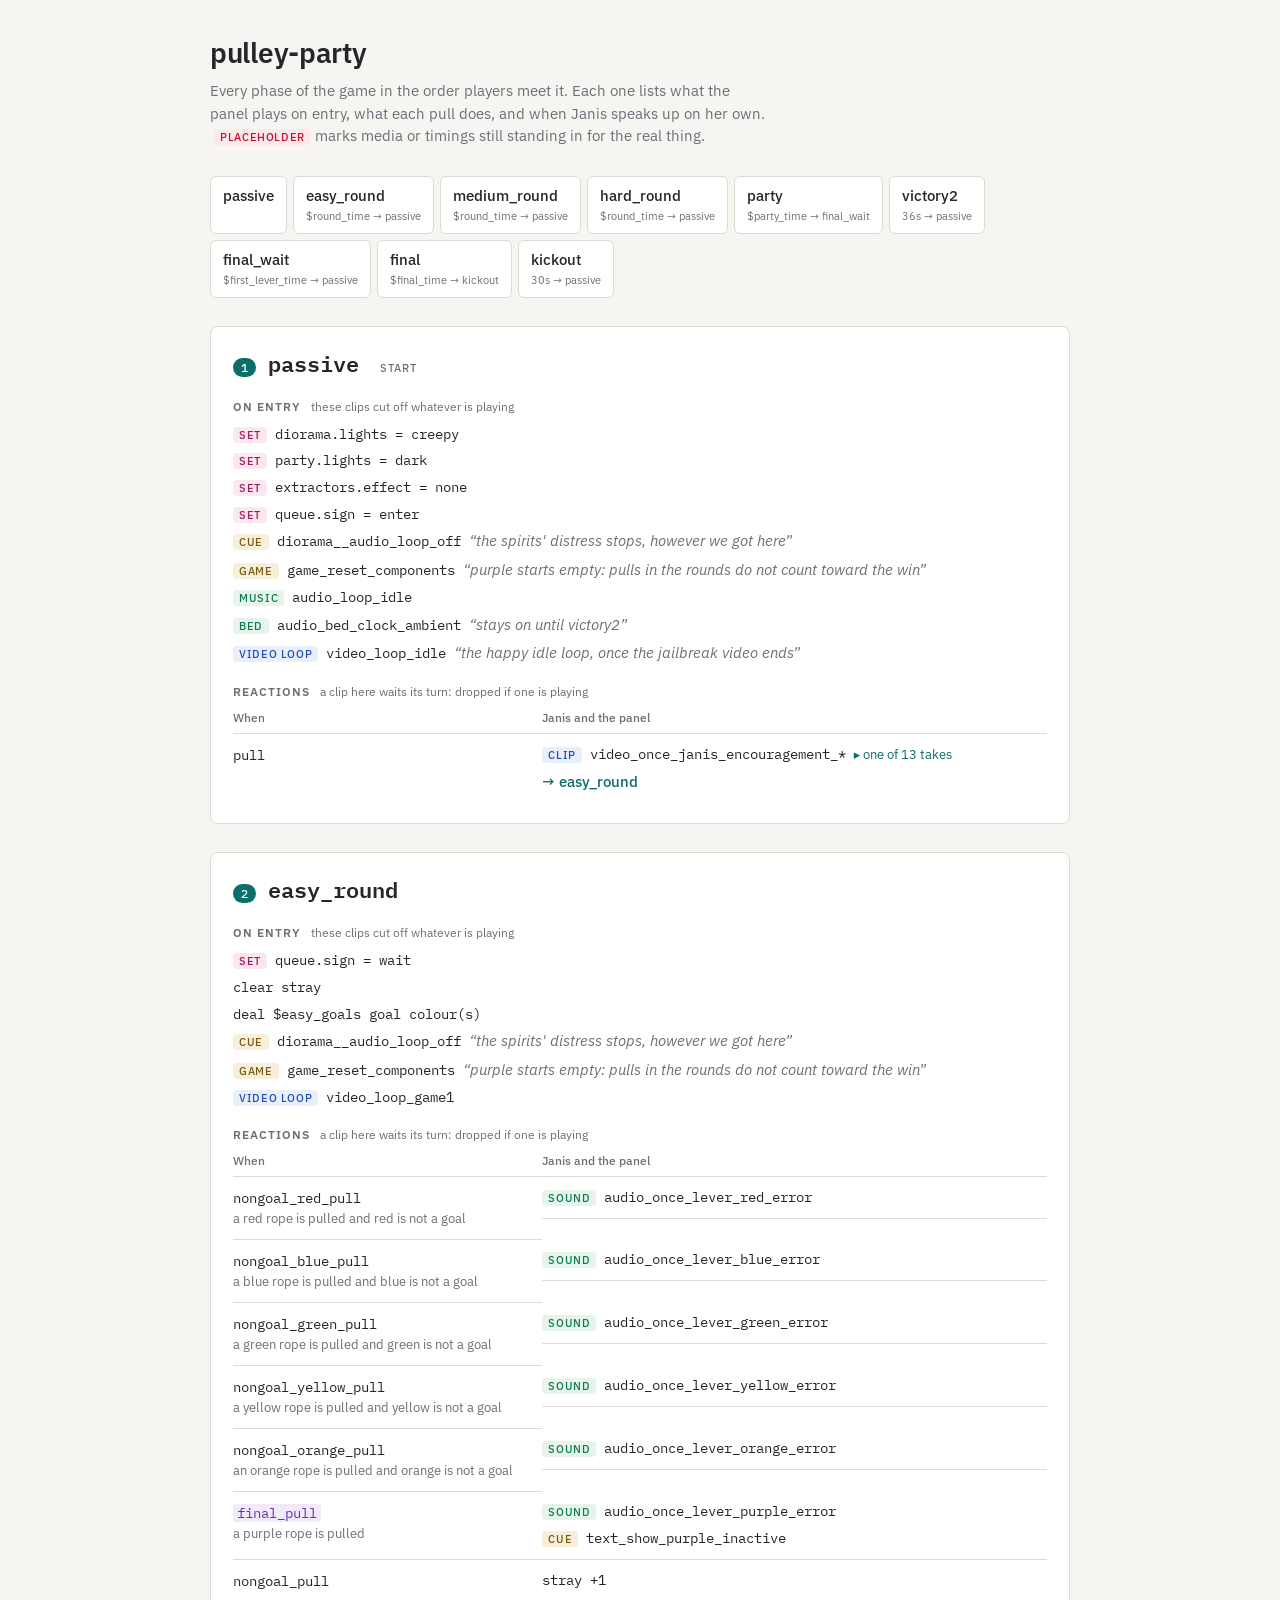
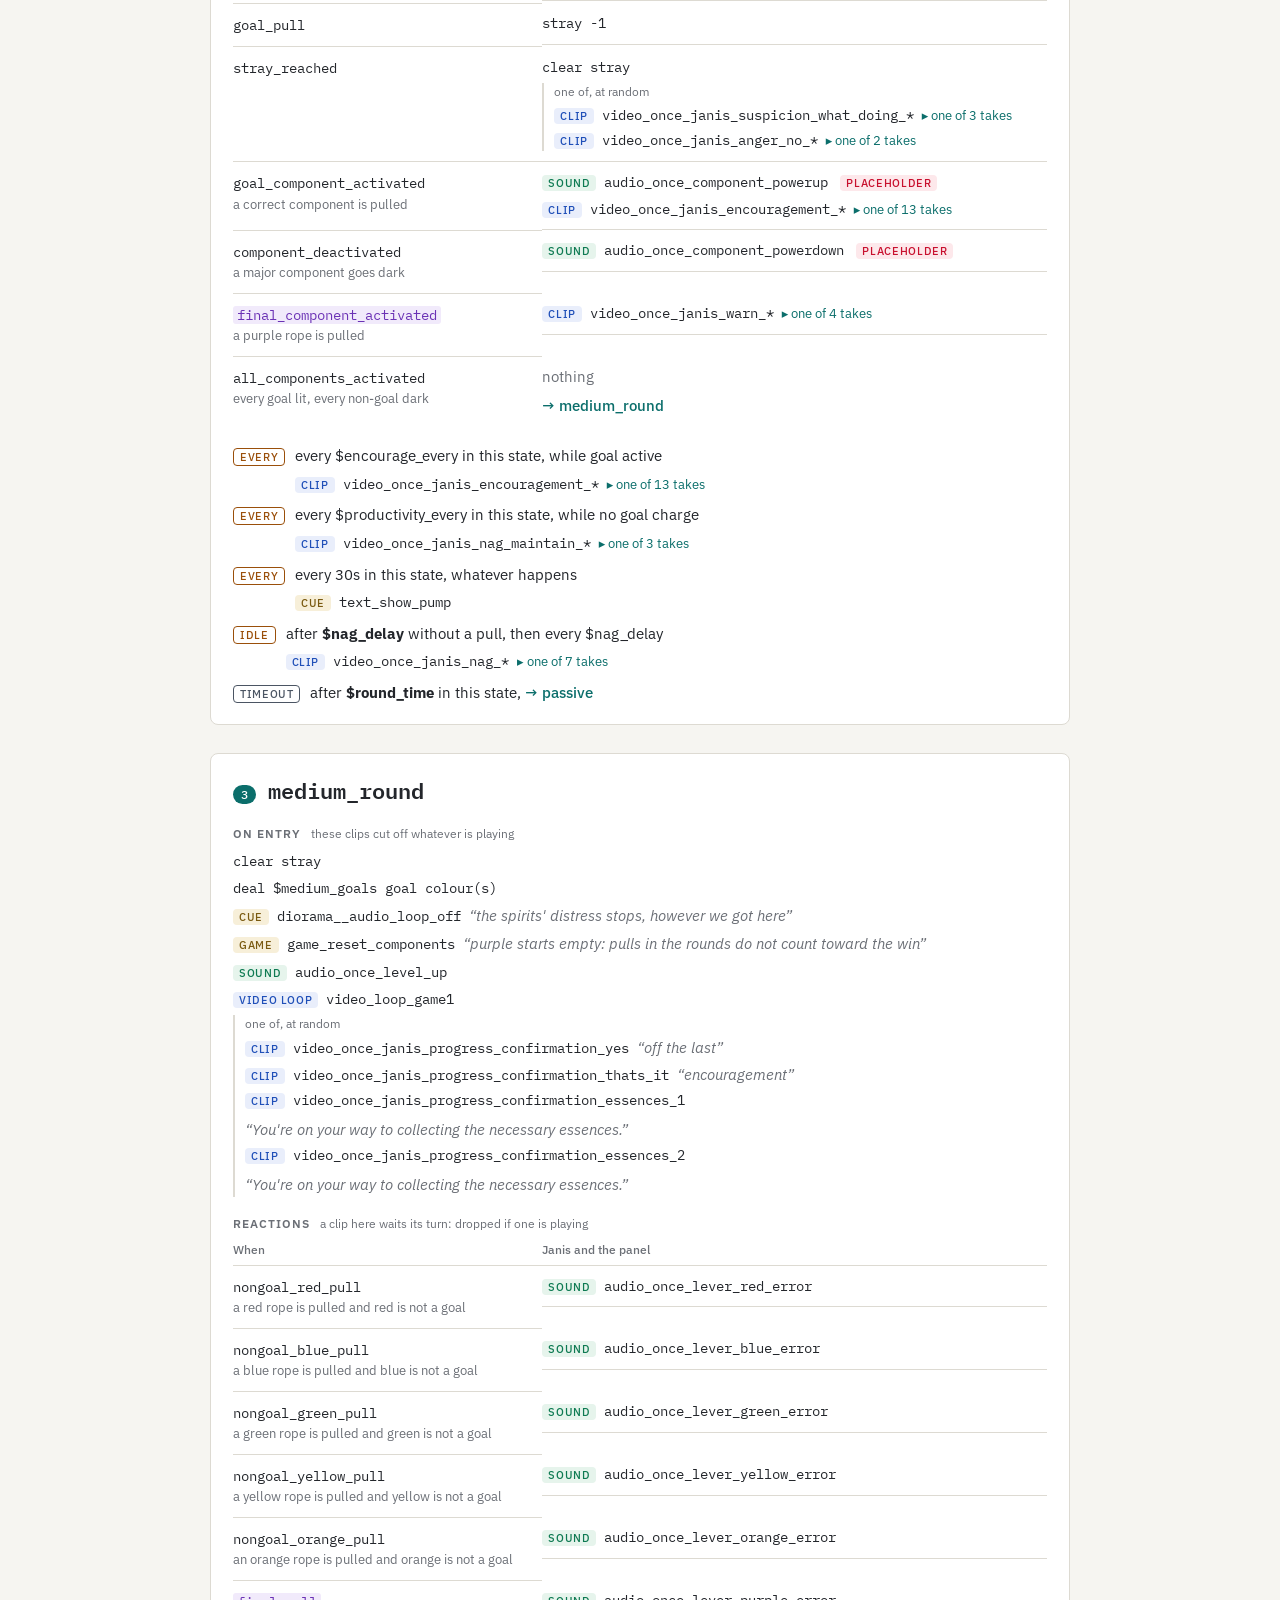
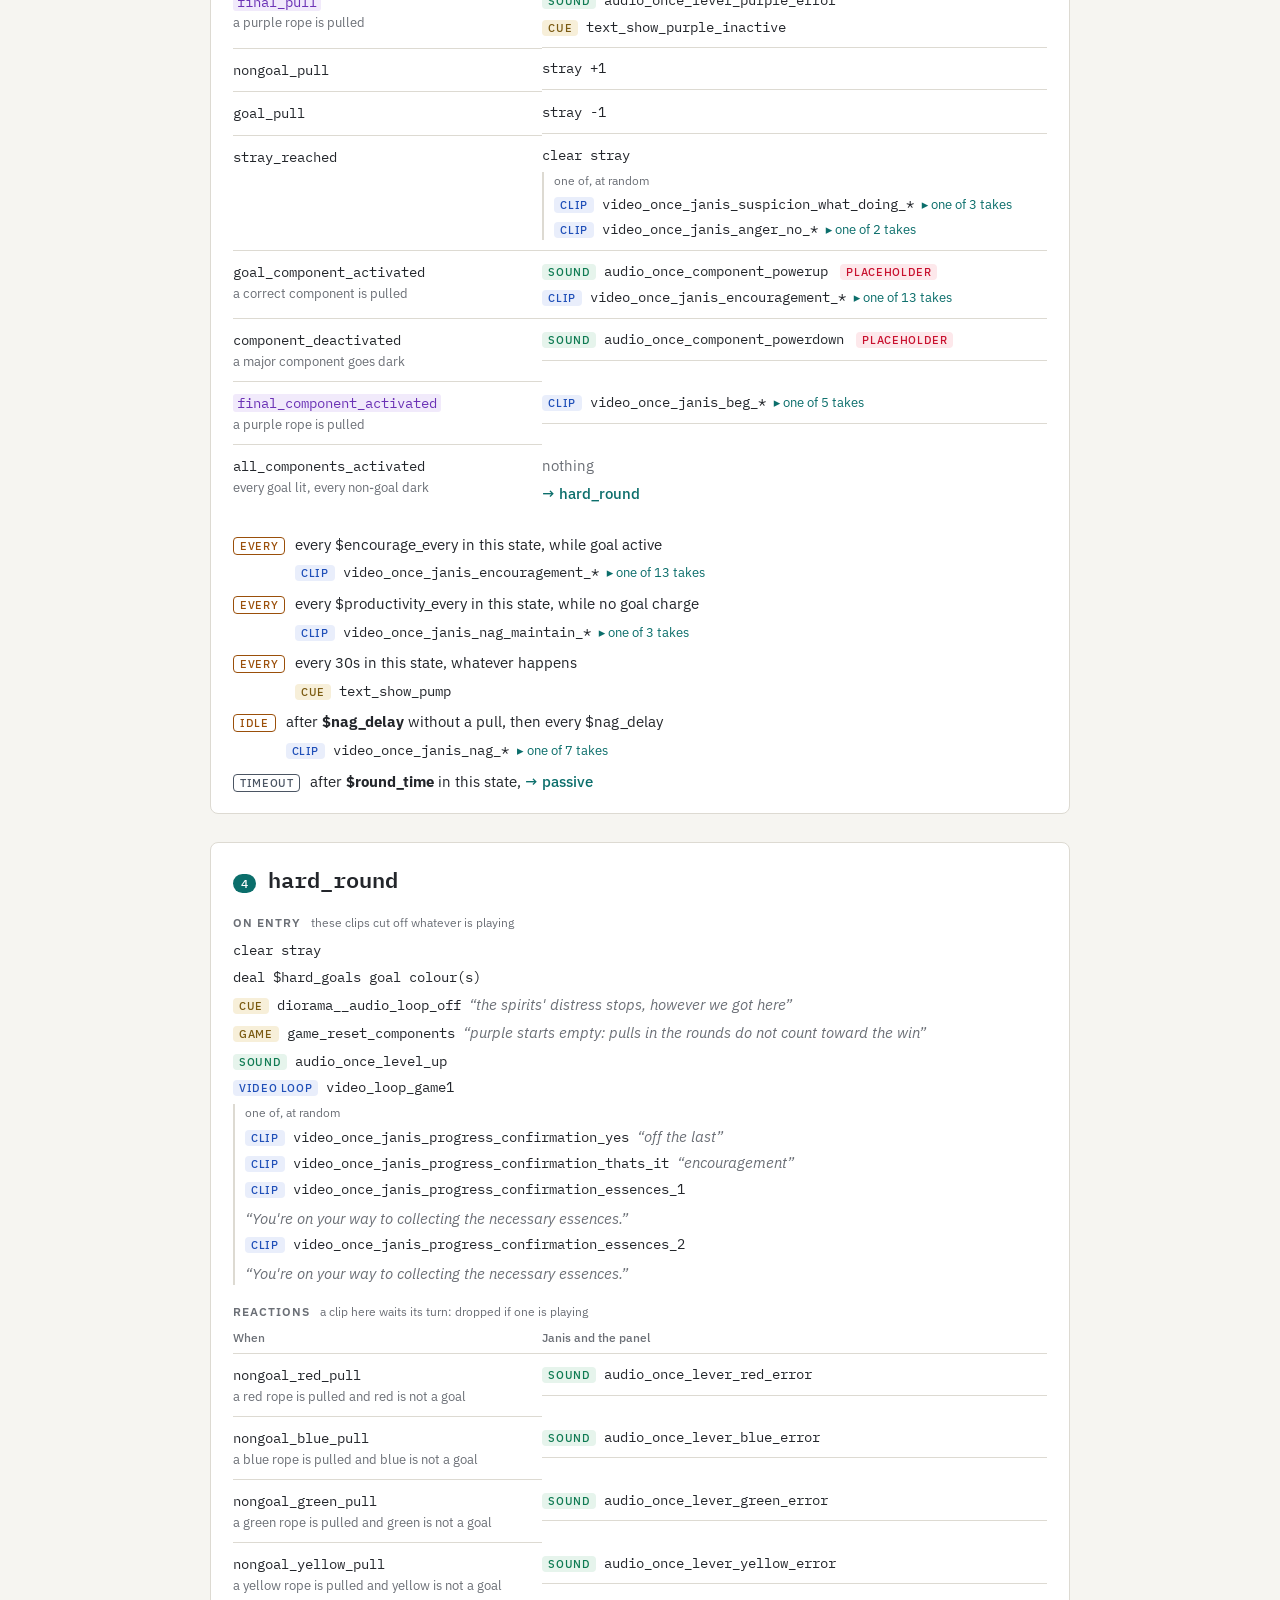
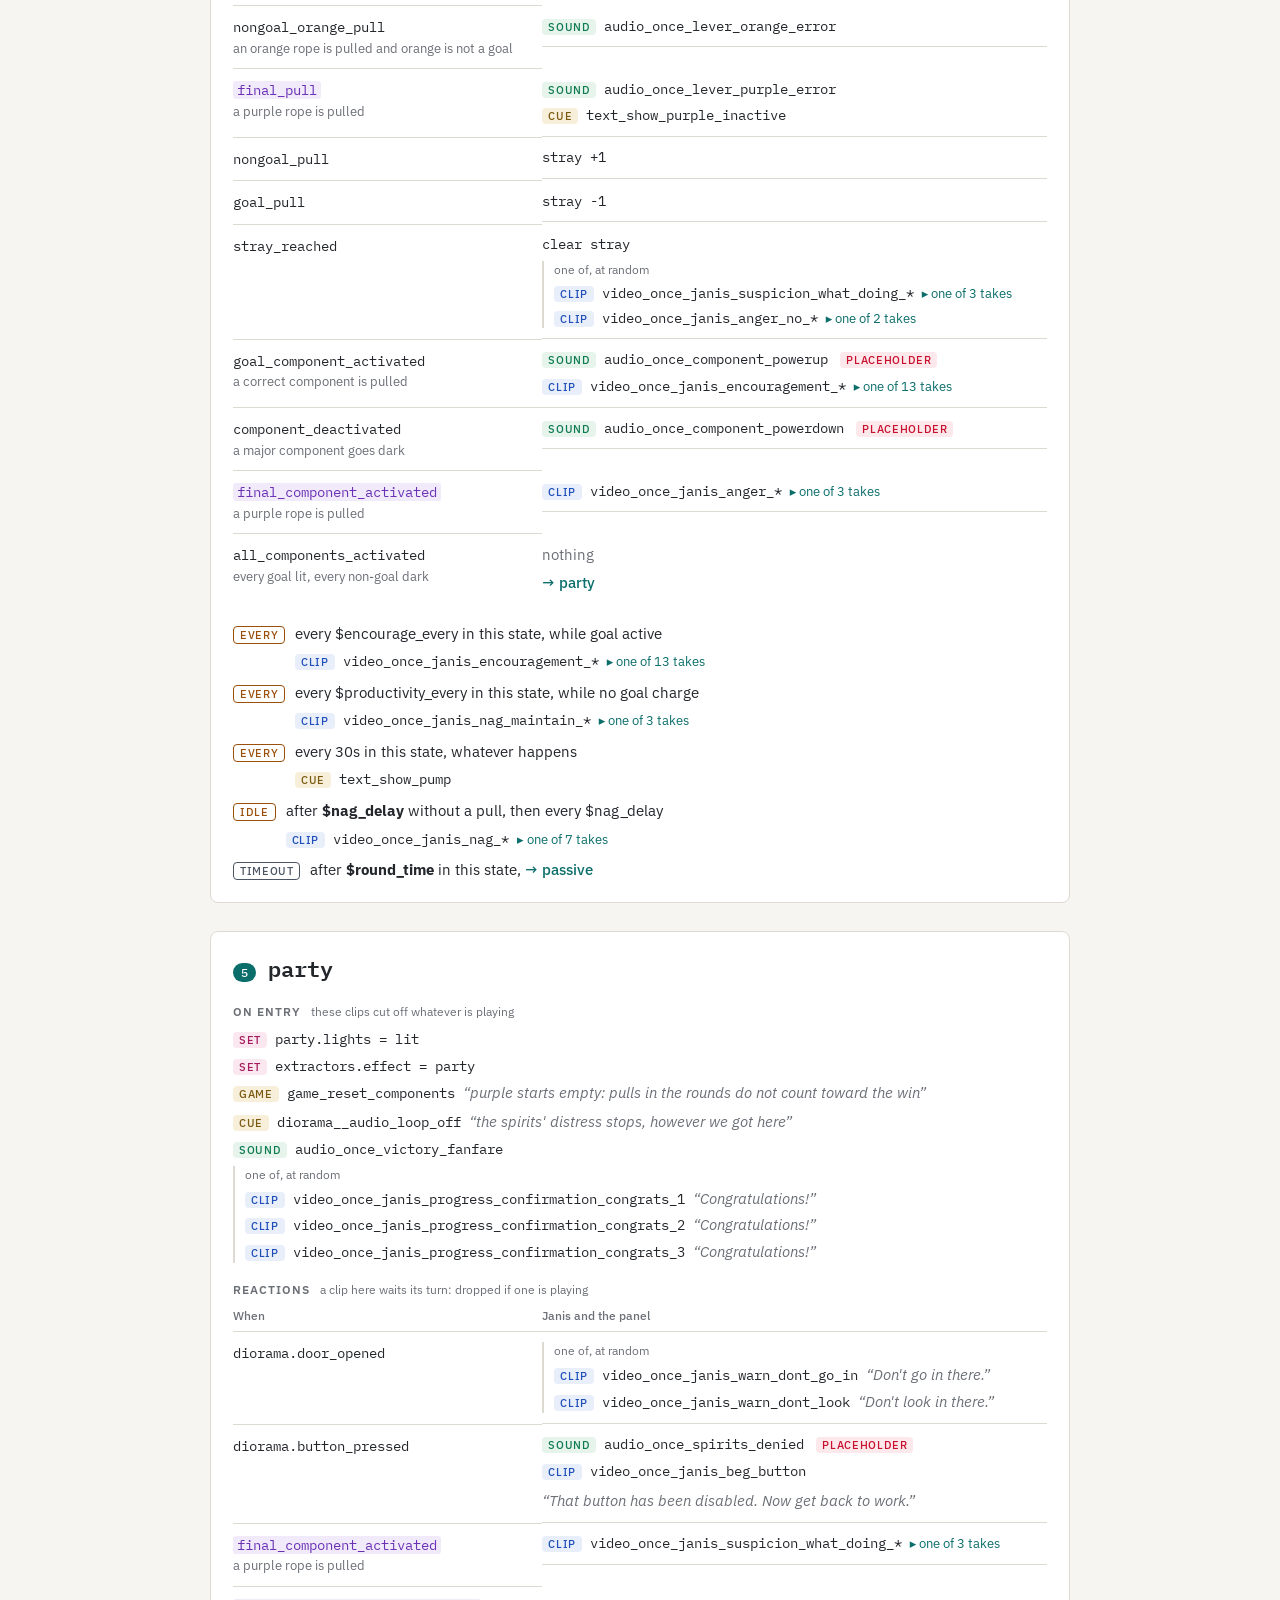
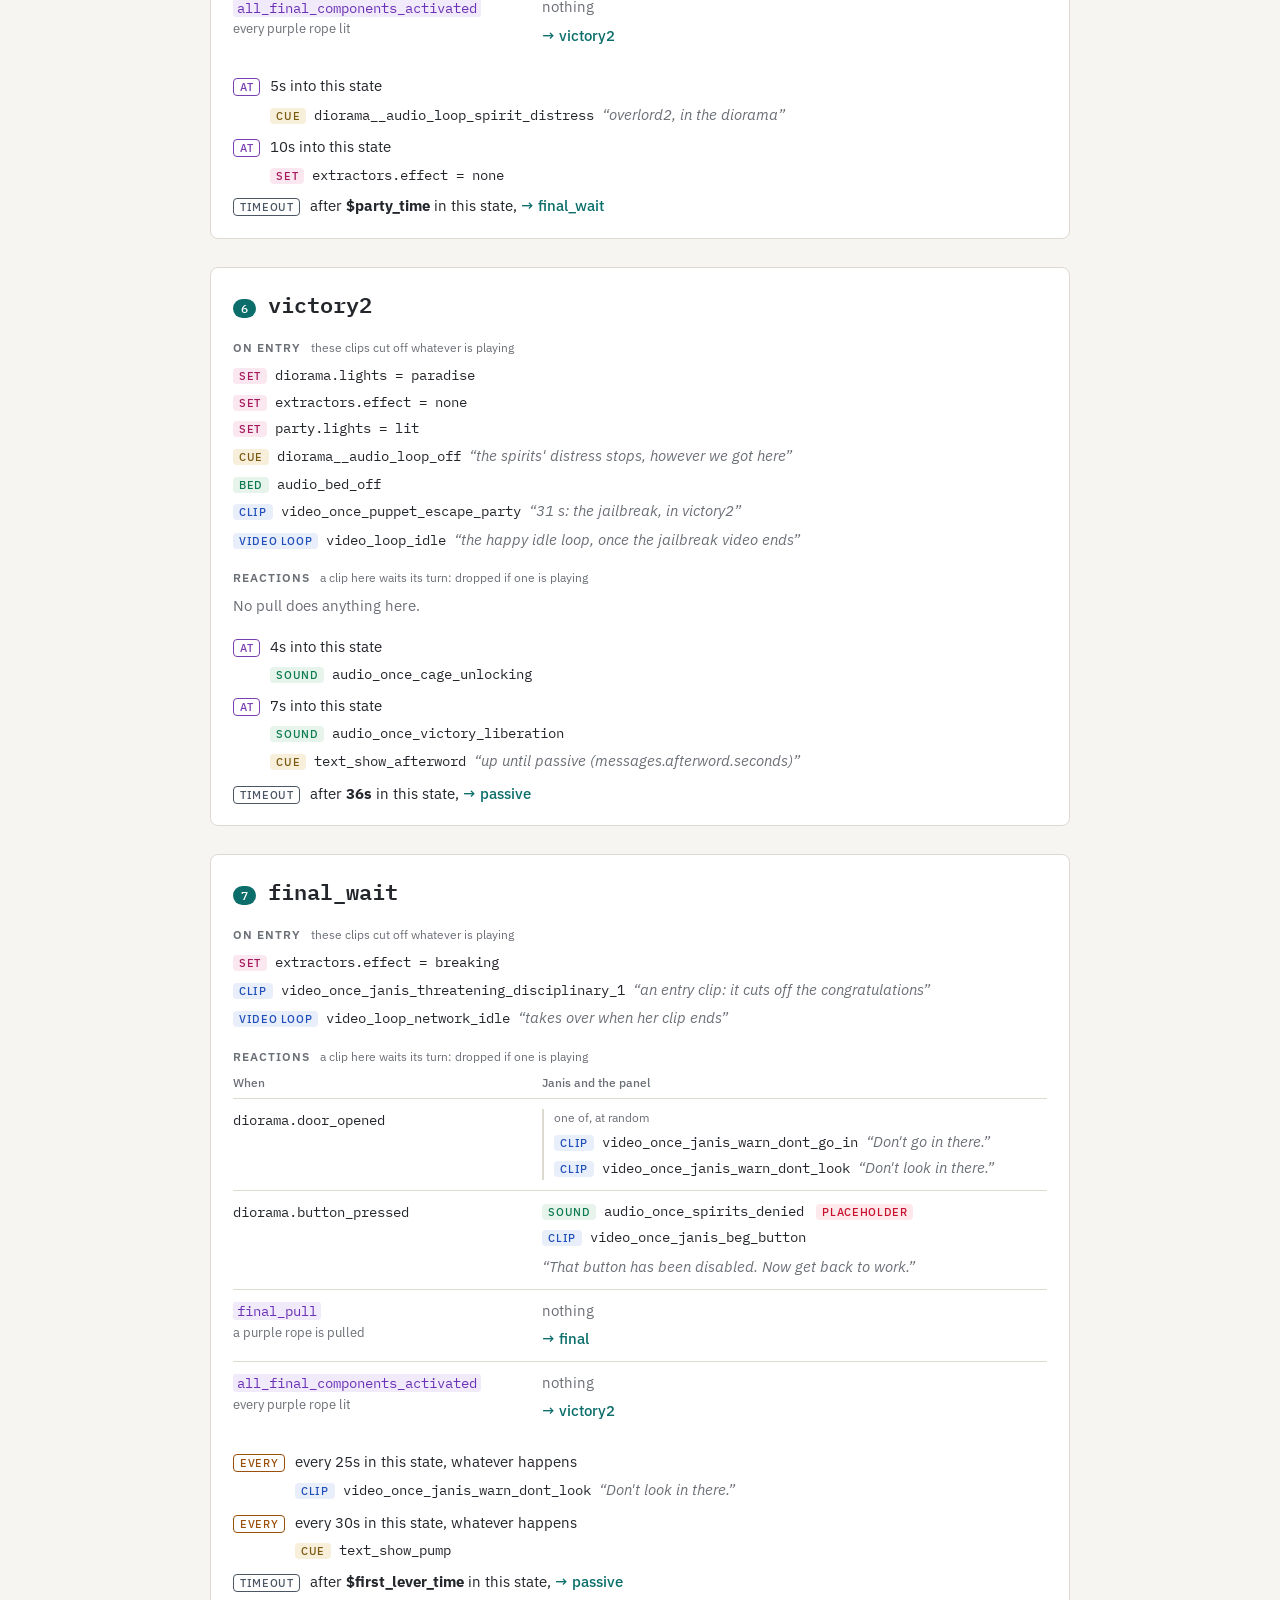
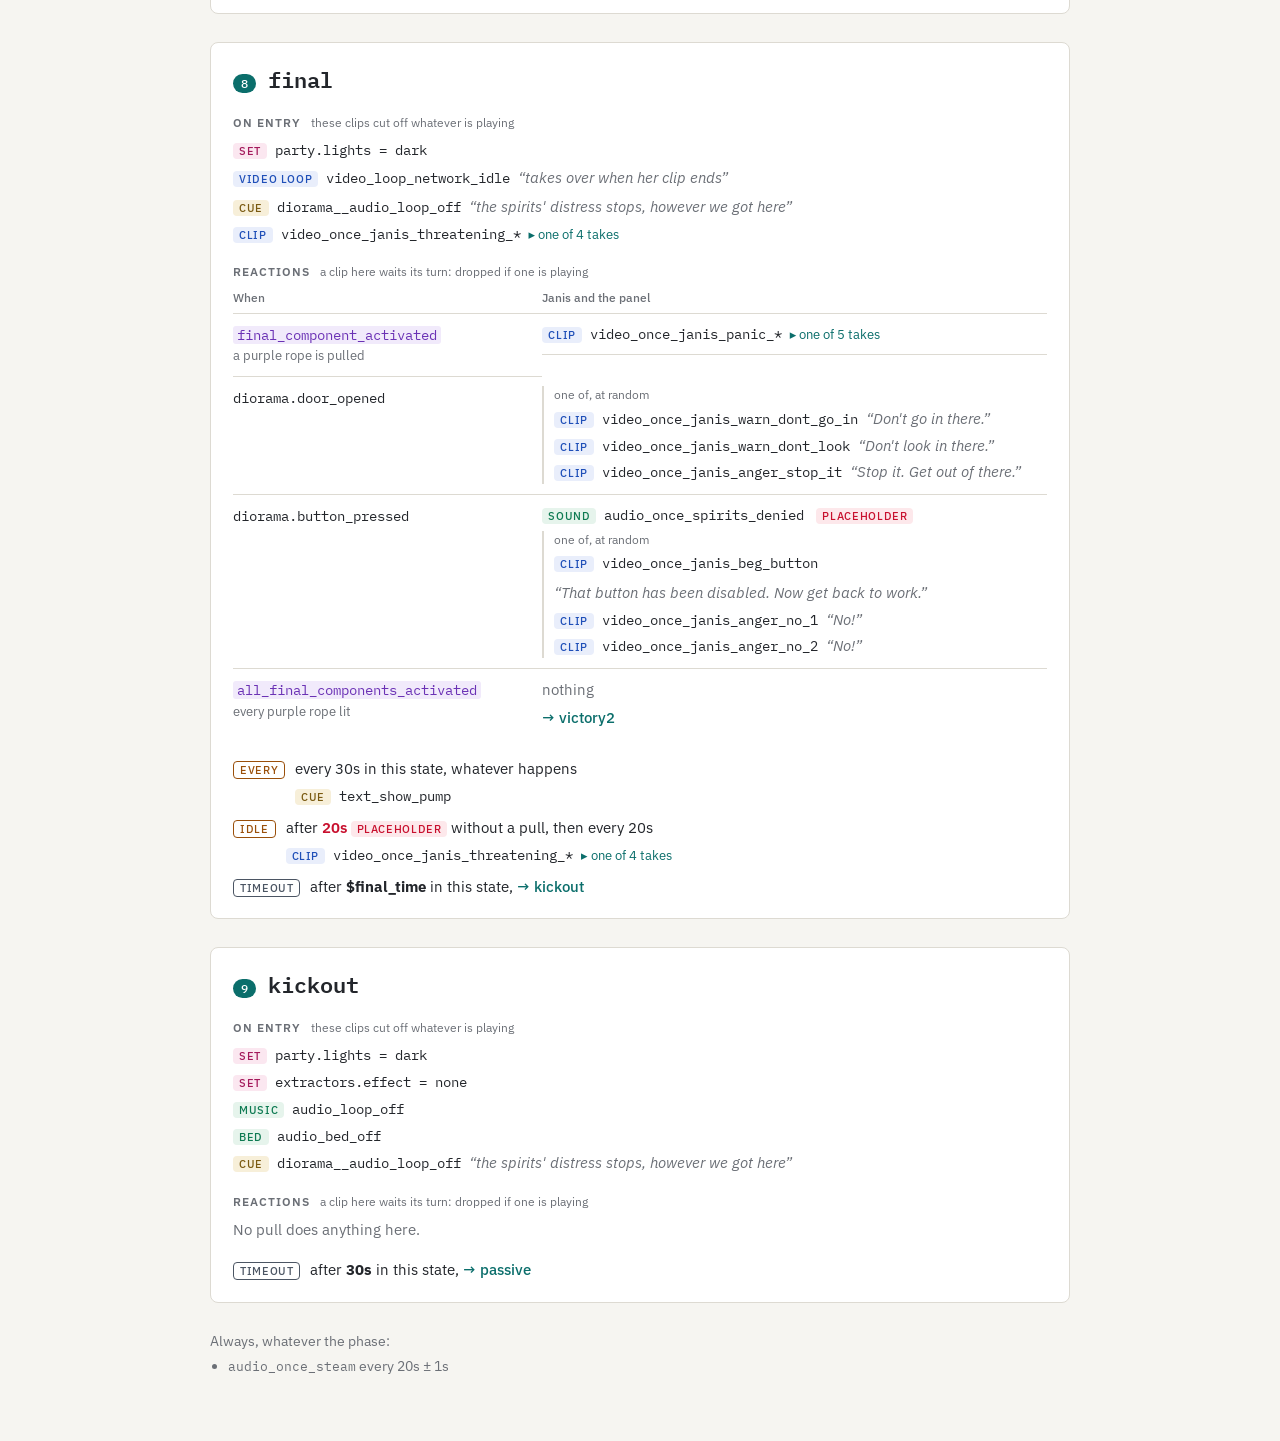
<file: game_state_machine/state_config.html>
<!doctype html>
<html lang="en">
<head>
<meta charset="utf-8">
<meta name="viewport" content="width=device-width, initial-scale=1">
<title>pulley-party flow</title>
<meta name="claude:viewport-fit-sides" content="cover">
<link rel="stylesheet" href="https://fonts.googleapis.com/css2?family=IBM+Plex+Sans:wght@400;500;600&family=IBM+Plex+Mono:wght@400;500&display=swap">
<style>
/* Layout: one column walkthrough, a strip of phases at the top, a section per phase. */
:root {
  --bg: #f6f5f1; --paper: #ffffff; --fg: #23262b; --muted: #6b6f76; --rule: #dddad2;
  --accent: #0b6e6b; --accent-ink: #ffffff;
  --video: #1f4fb8; --video-bg: #e9eefb; --audio: #0e7a52; --audio-bg: #e6f4ec;
  --game: #7a5a11; --game-bg: #f7efd9; --purple: #6b32b5; --purple-bg: #f1eafb;
  --idle: #9a4f0a; --after: #4b5563; --warn: #c8102e; --warn-bg: #fde8eb;
  --device: #a3195b; --device-bg: #fbe7f0; --at: #7a3fb0;
  --sans: "IBM Plex Sans", system-ui, -apple-system, "Segoe UI", sans-serif;
  --mono: "IBM Plex Mono", ui-monospace, "SF Mono", Menlo, Consolas, monospace;
}
@media (prefers-color-scheme: dark) { :root:not([data-theme="light"]) {
  --bg: #16181c; --paper: #1f2227; --fg: #e8e6df; --muted: #9a9ea6; --rule: #343840;
  --accent: #3fb8b3; --accent-ink: #0d1413;
  --video: #8fb0ff; --video-bg: #22304f; --audio: #6fd3a3; --audio-bg: #1c3a2c;
  --game: #e3bd5c; --game-bg: #3b3119; --purple: #c39cff; --purple-bg: #30234a;
  --idle: #f0a55a; --after: #b2b7c0; --warn: #ff6b7a; --warn-bg: #4a1f26;
  --device: #f48fbf; --device-bg: #45182f; --at: #c9a2f5; color-scheme: dark } }
:root[data-theme="dark"] {
  --bg: #16181c; --paper: #1f2227; --fg: #e8e6df; --muted: #9a9ea6; --rule: #343840;
  --accent: #3fb8b3; --accent-ink: #0d1413;
  --video: #8fb0ff; --video-bg: #22304f; --audio: #6fd3a3; --audio-bg: #1c3a2c;
  --game: #e3bd5c; --game-bg: #3b3119; --purple: #c39cff; --purple-bg: #30234a;
  --idle: #f0a55a; --after: #b2b7c0; --warn: #ff6b7a; --warn-bg: #4a1f26;
  --device: #f48fbf; --device-bg: #45182f; --at: #c9a2f5; color-scheme: dark }
body { background: var(--bg); color: var(--fg); font: 15px/1.5 var(--sans); margin: 0;
  padding-block: 32px 64px;
  padding-left: max(16px, env(safe-area-inset-left, 0px));
  padding-right: max(16px, env(safe-area-inset-right, 0px)); }
main { max-width: 860px; margin: 0 auto; display: grid; gap: 28px; }
h1 { font-size: 28px; font-weight: 600; margin: 0; letter-spacing: -0.01em; text-wrap: balance; }
.lede { color: var(--muted); max-width: 62ch; margin: 6px 0 0; }
code { font-family: var(--mono); font-size: 0.92em; }
.strip { display: flex; flex-wrap: wrap; gap: 6px; }
.strip a { display: grid; gap: 1px; padding: 8px 12px; border: 1px solid var(--rule); border-radius: 6px;
  background: var(--paper); color: inherit; text-decoration: none; min-width: 0; }
.strip a b { font-weight: 500; }
.strip a small { color: var(--muted); font-size: 11px; }
.strip a:hover, .strip a:focus-visible { border-color: var(--accent); outline: none; }
.state { background: var(--paper); border: 1px solid var(--rule); border-radius: 8px; padding: 20px 22px; display: grid; gap: 18px; }
.state header { display: flex; align-items: baseline; gap: 12px; }
.num { font: 500 12px var(--mono); color: var(--accent-ink); background: var(--accent); border-radius: 999px;
  padding: 2px 8px; }
h2 { margin: 0; font-size: 22px; font-weight: 600; }
h2 code, h2 { font-family: var(--mono); }
.start { font: 500 11px var(--sans); text-transform: uppercase; letter-spacing: 0.08em; color: var(--muted); margin-left: 8px; }
.note { margin: -6px 0 0; color: var(--muted); max-width: 65ch; }
h3 { margin: 0 0 8px; font-size: 12px; font-weight: 600; text-transform: uppercase; letter-spacing: 0.08em; color: var(--muted); }
.hint { font-weight: 400; text-transform: none; letter-spacing: 0; margin-left: 6px; }
.cues, .do, .timer-cues { display: grid; gap: 6px; }
.cue { display: flex; flex-wrap: wrap; align-items: baseline; gap: 8px; min-width: 0; }
.cue summary { display: flex; flex-wrap: wrap; align-items: baseline; gap: 8px; cursor: pointer; list-style: none; }
.cue summary::-webkit-details-marker { display: none; }
.cue summary .n { color: var(--accent); font-size: 13px; }
.cue summary .n::before { content: "▸ "; }
.cue[open] summary .n::before { content: "▾ "; }
.tag { font: 500 10.5px var(--sans); text-transform: uppercase; letter-spacing: 0.06em; padding: 1px 6px; border-radius: 4px; }
.k-video_once .tag, .k-video_loop .tag { color: var(--video); background: var(--video-bg); }
.k-audio_once .tag, .k-audio_loop .tag, .k-audio_bed .tag { color: var(--audio); background: var(--audio-bg); }
.k-game .tag, .k-other .tag { color: var(--game); background: var(--game-bg); }
.k-set .tag { color: var(--device); background: var(--device-bg); }
.line { color: var(--muted); font-style: italic; }
.takes { margin: 6px 0 2px; padding-left: 18px; display: grid; gap: 2px; font-size: 14px; }
.choose { border-left: 2px solid var(--rule); padding-left: 10px; display: grid; gap: 4px; }
.choose-h { font-size: 12px; color: var(--muted); }
.react { width: 100%; border-collapse: collapse; }
.react th { text-align: left; font-size: 12px; font-weight: 500; color: var(--muted); padding: 0 8px 6px 0; border-bottom: 1px solid var(--rule); }
.react td { vertical-align: top; padding: 10px 8px 10px 0; border-bottom: 1px solid var(--rule); min-width: 0; }
.react tr:last-child td { border-bottom: 0; }
.react .ev { width: 38%; }
.evd { color: var(--muted); font-size: 13px; }
tr.purple .ev code { color: var(--purple); background: var(--purple-bg); padding: 0 4px; border-radius: 3px; }
.goto { color: var(--accent); text-decoration: none; font-weight: 500; }
.goto:hover { text-decoration: underline; }
.none { color: var(--muted); margin: 0; }
.timers { display: grid; gap: 10px; }
.timer { display: grid; grid-template-columns: auto 1fr; gap: 6px 10px; align-items: baseline; }
.timer-cues { grid-column: 2; }
.t-idle { color: var(--idle); border: 1px solid currentColor; }
.t-after { color: var(--after); border: 1px solid currentColor; }
.t-at { color: var(--at); border: 1px solid currentColor; }
.ph { font: 500 10.5px var(--sans); text-transform: uppercase; letter-spacing: 0.06em; padding: 1px 6px; border-radius: 4px;
  color: var(--warn); background: var(--warn-bg); margin-left: 4px; }
.ph-b { color: var(--warn); font-weight: 600; }
.ambient { color: var(--muted); font-size: 14px; }
.ambient ul { margin: 4px 0 0; padding-left: 18px; }
@media (max-width: 560px) {
  .react, .react thead, .react tbody, .react tr, .react td { display: block; }
  .react thead { display: none; }
  .react .ev { width: auto; padding-bottom: 4px; border-bottom: 0; }
  .react td.do { padding-top: 0; }
  .state { padding: 16px; }
}
@media (prefers-reduced-motion: no-preference) { html { scroll-behavior: smooth; } }
</style>
</head>
<body>
<main>
  <div>
    <h1>pulley-party</h1>
    <p class="lede">Every phase of the game in the order players meet it. Each one lists what the
    panel plays on entry, what each pull does, and when Janis speaks up on her own.
    <span class="ph">placeholder</span> marks media or timings still standing in for the real thing.</p>
  </div>
  <nav class="strip"><a href="#passive"><b>passive</b><small>&nbsp;</small></a><a href="#easy_round"><b>easy_round</b><small><span>$round_time</span> → passive</small></a><a href="#medium_round"><b>medium_round</b><small><span>$round_time</span> → passive</small></a><a href="#hard_round"><b>hard_round</b><small><span>$round_time</span> → passive</small></a><a href="#party"><b>party</b><small><span>$party_time</span> → final_wait</small></a><a href="#victory2"><b>victory2</b><small><span>36s</span> → passive</small></a><a href="#final_wait"><b>final_wait</b><small><span>$first_lever_time</span> → passive</small></a><a href="#final"><b>final</b><small><span>$final_time</span> → kickout</small></a><a href="#kickout"><b>kickout</b><small><span>30s</span> → passive</small></a></nav>
  
<section class="state" id="passive">
  <header><span class="num">1</span><h2>passive <span class="start">start</span></h2></header>
  <div class="block">
    <h3>On entry <span class="hint">these clips cut off whatever is playing</span></h3>
    <div class="cues"><div class="cue k-set"><span class="tag">set</span><code>diorama.lights = creepy</code></div><div class="cue k-set"><span class="tag">set</span><code>party.lights = dark</code></div><div class="cue k-set"><span class="tag">set</span><code>extractors.effect = none</code></div><div class="cue k-set"><span class="tag">set</span><code>queue.sign = enter</code></div><div class="cue k-other"><span class="tag">cue</span><code>diorama__audio_loop_off</code> <span class="line">“the spirits&#x27; distress stops, however we got here”</span></div><div class="cue k-game"><span class="tag">game</span><code>game_reset_components</code> <span class="line">“purple starts empty: pulls in the rounds do not count toward the win”</span></div><div class="cue k-audio_loop"><span class="tag">music</span><code>audio_loop_idle</code></div><div class="cue k-audio_bed"><span class="tag">bed</span><code>audio_bed_clock_ambient</code> <span class="line">“stays on until victory2”</span></div><div class="cue k-video_loop"><span class="tag">video loop</span><code>video_loop_idle</code> <span class="line">“the happy idle loop, once the jailbreak video ends”</span></div></div>
  </div>
  <div class="block">
    <h3>Reactions <span class="hint">a clip here waits its turn: dropped if one is playing</span></h3>
    <table class="react"><thead><tr><th>When</th><th>Janis and the panel</th></tr></thead><tbody><tr><td class="ev"><code>pull</code><div class="evd"></div></td><td class="do"><details class="cue k-video_once"><summary><span class="tag">clip</span><code>video_once_janis_encouragement_*</code><span class="n">one of 13 takes</span></summary><ul class="takes"><li><code>good_work_1</code> <span class="line">“Keep up the good work.”</span></li><li><code>rewarded_1</code> <span class="line">“If you do a good job, you will be handsomely rewarded.”</span></li><li><code>rewarded_2</code> <span class="line">“If you do a good job, you&#x27;re going to be handsomely rewarded.”</span></li><li><code>doing_great</code> <span class="line">“You&#x27;re doing great.”</span></li><li><code>awesome_job_1</code> <span class="line">“You&#x27;re doing an awesome job.”</span></li><li><code>productivity</code> <span class="line">“We love your productivity.”</span></li><li><code>awesome_job_2</code> <span class="line">“You&#x27;re doing an awesome job.”</span></li><li><code>keep_going</code> <span class="line">“Keep going.”</span></li><li><code>dont_worry</code> <span class="line">“Don&#x27;t worry. You&#x27;re doing a good job.”</span></li><li><code>awesome_job_3</code> <span class="line">“You&#x27;re doing an awesome job.”</span></li><li><code>good_work_2</code> <span class="line">“Keep up the good work.”</span></li><li><code>great_job</code> <span class="line">“You&#x27;re doing a great job.”</span></li><li><code>awesome_job_4</code> <span class="line">“You&#x27;re doing an awesome job.”</span></li></ul></details><a class="goto" href="#easy_round">→ easy_round</a></td></tr></tbody></table>
  </div>
  
</section>
<section class="state" id="easy_round">
  <header><span class="num">2</span><h2>easy_round</h2></header>
  <div class="block">
    <h3>On entry <span class="hint">these clips cut off whatever is playing</span></h3>
    <div class="cues"><div class="cue k-set"><span class="tag">set</span><code>queue.sign = wait</code></div><div class="cue"><code>clear stray</code></div><div class="cue"><code>deal $easy_goals goal colour(s)</code></div><div class="cue k-other"><span class="tag">cue</span><code>diorama__audio_loop_off</code> <span class="line">“the spirits&#x27; distress stops, however we got here”</span></div><div class="cue k-game"><span class="tag">game</span><code>game_reset_components</code> <span class="line">“purple starts empty: pulls in the rounds do not count toward the win”</span></div><div class="cue k-video_loop"><span class="tag">video loop</span><code>video_loop_game1</code></div></div>
  </div>
  <div class="block">
    <h3>Reactions <span class="hint">a clip here waits its turn: dropped if one is playing</span></h3>
    <table class="react"><thead><tr><th>When</th><th>Janis and the panel</th></tr></thead><tbody><tr><td class="ev"><code>nongoal_red_pull</code><div class="evd">a red rope is pulled and red is not a goal</div></td><td class="do"><div class="cue k-audio_once"><span class="tag">sound</span><code>audio_once_lever_red_error</code></div></td></tr><tr><td class="ev"><code>nongoal_blue_pull</code><div class="evd">a blue rope is pulled and blue is not a goal</div></td><td class="do"><div class="cue k-audio_once"><span class="tag">sound</span><code>audio_once_lever_blue_error</code></div></td></tr><tr><td class="ev"><code>nongoal_green_pull</code><div class="evd">a green rope is pulled and green is not a goal</div></td><td class="do"><div class="cue k-audio_once"><span class="tag">sound</span><code>audio_once_lever_green_error</code></div></td></tr><tr><td class="ev"><code>nongoal_yellow_pull</code><div class="evd">a yellow rope is pulled and yellow is not a goal</div></td><td class="do"><div class="cue k-audio_once"><span class="tag">sound</span><code>audio_once_lever_yellow_error</code></div></td></tr><tr><td class="ev"><code>nongoal_orange_pull</code><div class="evd">an orange rope is pulled and orange is not a goal</div></td><td class="do"><div class="cue k-audio_once"><span class="tag">sound</span><code>audio_once_lever_orange_error</code></div></td></tr><tr class="purple"><td class="ev"><code>final_pull</code><div class="evd">a purple rope is pulled</div></td><td class="do"><div class="cue k-audio_once"><span class="tag">sound</span><code>audio_once_lever_purple_error</code></div><div class="cue k-other"><span class="tag">cue</span><code>text_show_purple_inactive</code></div></td></tr><tr><td class="ev"><code>nongoal_pull</code><div class="evd"></div></td><td class="do"><div class="cue"><code>stray +1</code></div></td></tr><tr><td class="ev"><code>goal_pull</code><div class="evd"></div></td><td class="do"><div class="cue"><code>stray -1</code></div></td></tr><tr><td class="ev"><code>stray_reached</code><div class="evd"></div></td><td class="do"><div class="cue"><code>clear stray</code></div><div class="choose"><div class="choose-h">one of, at random</div><details class="cue k-video_once"><summary><span class="tag">clip</span><code>video_once_janis_suspicion_what_doing_*</code><span class="n">one of 3 takes</span></summary><ul class="takes"><li><code>1</code> <span class="line">“What are you doing?”</span></li><li><code>2</code> <span class="line">“What are you doing?”</span></li><li><code>3</code> <span class="line">“What are you doing?”</span></li></ul></details><details class="cue k-video_once"><summary><span class="tag">clip</span><code>video_once_janis_anger_no_*</code><span class="n">one of 2 takes</span></summary><ul class="takes"><li><code>1</code> <span class="line">“No!”</span></li><li><code>2</code> <span class="line">“No!”</span></li></ul></details></div></td></tr><tr><td class="ev"><code>goal_component_activated</code><div class="evd">a correct component is pulled</div></td><td class="do"><div class="cue k-audio_once"><span class="tag">sound</span><code>audio_once_component_powerup</code><span class="ph">placeholder</span></div><details class="cue k-video_once"><summary><span class="tag">clip</span><code>video_once_janis_encouragement_*</code><span class="n">one of 13 takes</span></summary><ul class="takes"><li><code>good_work_1</code> <span class="line">“Keep up the good work.”</span></li><li><code>rewarded_1</code> <span class="line">“If you do a good job, you will be handsomely rewarded.”</span></li><li><code>rewarded_2</code> <span class="line">“If you do a good job, you&#x27;re going to be handsomely rewarded.”</span></li><li><code>doing_great</code> <span class="line">“You&#x27;re doing great.”</span></li><li><code>awesome_job_1</code> <span class="line">“You&#x27;re doing an awesome job.”</span></li><li><code>productivity</code> <span class="line">“We love your productivity.”</span></li><li><code>awesome_job_2</code> <span class="line">“You&#x27;re doing an awesome job.”</span></li><li><code>keep_going</code> <span class="line">“Keep going.”</span></li><li><code>dont_worry</code> <span class="line">“Don&#x27;t worry. You&#x27;re doing a good job.”</span></li><li><code>awesome_job_3</code> <span class="line">“You&#x27;re doing an awesome job.”</span></li><li><code>good_work_2</code> <span class="line">“Keep up the good work.”</span></li><li><code>great_job</code> <span class="line">“You&#x27;re doing a great job.”</span></li><li><code>awesome_job_4</code> <span class="line">“You&#x27;re doing an awesome job.”</span></li></ul></details></td></tr><tr><td class="ev"><code>component_deactivated</code><div class="evd">a major component goes dark</div></td><td class="do"><div class="cue k-audio_once"><span class="tag">sound</span><code>audio_once_component_powerdown</code><span class="ph">placeholder</span></div></td></tr><tr class="purple"><td class="ev"><code>final_component_activated</code><div class="evd">a purple rope is pulled</div></td><td class="do"><details class="cue k-video_once"><summary><span class="tag">clip</span><code>video_once_janis_warn_*</code><span class="n">one of 4 takes</span></summary><ul class="takes"><li><code>authorized_1</code> <span class="line">“That&#x27;s for authorized personnel only.”</span></li><li><code>dont_go_in</code> <span class="line">“Don&#x27;t go in there.”</span></li><li><code>authorized_2</code> <span class="line">“That&#x27;s for authorized personnel only.”</span></li><li><code>dont_look</code> <span class="line">“Don&#x27;t look in there.”</span></li></ul></details></td></tr><tr><td class="ev"><code>all_components_activated</code><div class="evd">every goal lit, every non-goal dark</div></td><td class="do"><span class="none">nothing</span><a class="goto" href="#medium_round">→ medium_round</a></td></tr></tbody></table>
  </div>
  <div class="block timers"><div class="timer"><span class="tag t-idle">every</span><span>every $encourage_every in this state, while goal active</span><div class="timer-cues"><details class="cue k-video_once"><summary><span class="tag">clip</span><code>video_once_janis_encouragement_*</code><span class="n">one of 13 takes</span></summary><ul class="takes"><li><code>good_work_1</code> <span class="line">“Keep up the good work.”</span></li><li><code>rewarded_1</code> <span class="line">“If you do a good job, you will be handsomely rewarded.”</span></li><li><code>rewarded_2</code> <span class="line">“If you do a good job, you&#x27;re going to be handsomely rewarded.”</span></li><li><code>doing_great</code> <span class="line">“You&#x27;re doing great.”</span></li><li><code>awesome_job_1</code> <span class="line">“You&#x27;re doing an awesome job.”</span></li><li><code>productivity</code> <span class="line">“We love your productivity.”</span></li><li><code>awesome_job_2</code> <span class="line">“You&#x27;re doing an awesome job.”</span></li><li><code>keep_going</code> <span class="line">“Keep going.”</span></li><li><code>dont_worry</code> <span class="line">“Don&#x27;t worry. You&#x27;re doing a good job.”</span></li><li><code>awesome_job_3</code> <span class="line">“You&#x27;re doing an awesome job.”</span></li><li><code>good_work_2</code> <span class="line">“Keep up the good work.”</span></li><li><code>great_job</code> <span class="line">“You&#x27;re doing a great job.”</span></li><li><code>awesome_job_4</code> <span class="line">“You&#x27;re doing an awesome job.”</span></li></ul></details></div></div><div class="timer"><span class="tag t-idle">every</span><span>every $productivity_every in this state, while no goal charge</span><div class="timer-cues"><details class="cue k-video_once"><summary><span class="tag">clip</span><code>video_once_janis_nag_maintain_*</code><span class="n">one of 3 takes</span></summary><ul class="takes"><li><code>1</code> <span class="line">“Maintain productivity.”</span></li><li><code>2</code> <span class="line">“Please maintain productivity.”</span></li><li><code>3</code> <span class="line">“Please maintain your productivity.”</span></li></ul></details></div></div><div class="timer"><span class="tag t-idle">every</span><span>every 30s in this state, whatever happens</span><div class="timer-cues"><div class="cue k-other"><span class="tag">cue</span><code>text_show_pump</code></div></div></div><div class="timer"><span class="tag t-idle">idle</span><span>after <b class="">$nag_delay</b> without a pull, then every $nag_delay</span><div class="timer-cues"><details class="cue k-video_once"><summary><span class="tag">clip</span><code>video_once_janis_nag_*</code><span class="n">one of 7 takes</span></summary><ul class="takes"><li><code>thread</code> <span class="line">“Don&#x27;t drop the thread.”</span></li><li><code>thread_whatever</code> <span class="line">“Whatever you do, don&#x27;t drop the thread.”</span></li><li><code>unraveled</code> <span class="line">“Don&#x27;t let things come unraveled.”</span></li><li><code>maintain_1</code> <span class="line">“Maintain productivity.”</span></li><li><code>maintain_2</code> <span class="line">“Please maintain productivity.”</span></li><li><code>maintain_3</code> <span class="line">“Please maintain your productivity.”</span></li><li><code>essences</code> <span class="line">“Keep those essences moving.”</span></li></ul></details></div></div><div class="timer"><span class="tag t-after">timeout</span><span>after <b class="">$round_time</b> in this state, <a class="goto" href="#passive">→ passive</a></span></div></div>
</section>
<section class="state" id="medium_round">
  <header><span class="num">3</span><h2>medium_round</h2></header>
  <div class="block">
    <h3>On entry <span class="hint">these clips cut off whatever is playing</span></h3>
    <div class="cues"><div class="cue"><code>clear stray</code></div><div class="cue"><code>deal $medium_goals goal colour(s)</code></div><div class="cue k-other"><span class="tag">cue</span><code>diorama__audio_loop_off</code> <span class="line">“the spirits&#x27; distress stops, however we got here”</span></div><div class="cue k-game"><span class="tag">game</span><code>game_reset_components</code> <span class="line">“purple starts empty: pulls in the rounds do not count toward the win”</span></div><div class="cue k-audio_once"><span class="tag">sound</span><code>audio_once_level_up</code></div><div class="cue k-video_loop"><span class="tag">video loop</span><code>video_loop_game1</code></div><div class="choose"><div class="choose-h">one of, at random</div><div class="cue k-video_once"><span class="tag">clip</span><code>video_once_janis_progress_confirmation_yes</code> <span class="line">“off the last”</span></div><div class="cue k-video_once"><span class="tag">clip</span><code>video_once_janis_progress_confirmation_thats_it</code> <span class="line">“encouragement”</span></div><div class="cue k-video_once"><span class="tag">clip</span><code>video_once_janis_progress_confirmation_essences_1</code> <span class="line">“You&#x27;re on your way to collecting the necessary essences.”</span></div><div class="cue k-video_once"><span class="tag">clip</span><code>video_once_janis_progress_confirmation_essences_2</code> <span class="line">“You&#x27;re on your way to collecting the necessary essences.”</span></div></div></div>
  </div>
  <div class="block">
    <h3>Reactions <span class="hint">a clip here waits its turn: dropped if one is playing</span></h3>
    <table class="react"><thead><tr><th>When</th><th>Janis and the panel</th></tr></thead><tbody><tr><td class="ev"><code>nongoal_red_pull</code><div class="evd">a red rope is pulled and red is not a goal</div></td><td class="do"><div class="cue k-audio_once"><span class="tag">sound</span><code>audio_once_lever_red_error</code></div></td></tr><tr><td class="ev"><code>nongoal_blue_pull</code><div class="evd">a blue rope is pulled and blue is not a goal</div></td><td class="do"><div class="cue k-audio_once"><span class="tag">sound</span><code>audio_once_lever_blue_error</code></div></td></tr><tr><td class="ev"><code>nongoal_green_pull</code><div class="evd">a green rope is pulled and green is not a goal</div></td><td class="do"><div class="cue k-audio_once"><span class="tag">sound</span><code>audio_once_lever_green_error</code></div></td></tr><tr><td class="ev"><code>nongoal_yellow_pull</code><div class="evd">a yellow rope is pulled and yellow is not a goal</div></td><td class="do"><div class="cue k-audio_once"><span class="tag">sound</span><code>audio_once_lever_yellow_error</code></div></td></tr><tr><td class="ev"><code>nongoal_orange_pull</code><div class="evd">an orange rope is pulled and orange is not a goal</div></td><td class="do"><div class="cue k-audio_once"><span class="tag">sound</span><code>audio_once_lever_orange_error</code></div></td></tr><tr class="purple"><td class="ev"><code>final_pull</code><div class="evd">a purple rope is pulled</div></td><td class="do"><div class="cue k-audio_once"><span class="tag">sound</span><code>audio_once_lever_purple_error</code></div><div class="cue k-other"><span class="tag">cue</span><code>text_show_purple_inactive</code></div></td></tr><tr><td class="ev"><code>nongoal_pull</code><div class="evd"></div></td><td class="do"><div class="cue"><code>stray +1</code></div></td></tr><tr><td class="ev"><code>goal_pull</code><div class="evd"></div></td><td class="do"><div class="cue"><code>stray -1</code></div></td></tr><tr><td class="ev"><code>stray_reached</code><div class="evd"></div></td><td class="do"><div class="cue"><code>clear stray</code></div><div class="choose"><div class="choose-h">one of, at random</div><details class="cue k-video_once"><summary><span class="tag">clip</span><code>video_once_janis_suspicion_what_doing_*</code><span class="n">one of 3 takes</span></summary><ul class="takes"><li><code>1</code> <span class="line">“What are you doing?”</span></li><li><code>2</code> <span class="line">“What are you doing?”</span></li><li><code>3</code> <span class="line">“What are you doing?”</span></li></ul></details><details class="cue k-video_once"><summary><span class="tag">clip</span><code>video_once_janis_anger_no_*</code><span class="n">one of 2 takes</span></summary><ul class="takes"><li><code>1</code> <span class="line">“No!”</span></li><li><code>2</code> <span class="line">“No!”</span></li></ul></details></div></td></tr><tr><td class="ev"><code>goal_component_activated</code><div class="evd">a correct component is pulled</div></td><td class="do"><div class="cue k-audio_once"><span class="tag">sound</span><code>audio_once_component_powerup</code><span class="ph">placeholder</span></div><details class="cue k-video_once"><summary><span class="tag">clip</span><code>video_once_janis_encouragement_*</code><span class="n">one of 13 takes</span></summary><ul class="takes"><li><code>good_work_1</code> <span class="line">“Keep up the good work.”</span></li><li><code>rewarded_1</code> <span class="line">“If you do a good job, you will be handsomely rewarded.”</span></li><li><code>rewarded_2</code> <span class="line">“If you do a good job, you&#x27;re going to be handsomely rewarded.”</span></li><li><code>doing_great</code> <span class="line">“You&#x27;re doing great.”</span></li><li><code>awesome_job_1</code> <span class="line">“You&#x27;re doing an awesome job.”</span></li><li><code>productivity</code> <span class="line">“We love your productivity.”</span></li><li><code>awesome_job_2</code> <span class="line">“You&#x27;re doing an awesome job.”</span></li><li><code>keep_going</code> <span class="line">“Keep going.”</span></li><li><code>dont_worry</code> <span class="line">“Don&#x27;t worry. You&#x27;re doing a good job.”</span></li><li><code>awesome_job_3</code> <span class="line">“You&#x27;re doing an awesome job.”</span></li><li><code>good_work_2</code> <span class="line">“Keep up the good work.”</span></li><li><code>great_job</code> <span class="line">“You&#x27;re doing a great job.”</span></li><li><code>awesome_job_4</code> <span class="line">“You&#x27;re doing an awesome job.”</span></li></ul></details></td></tr><tr><td class="ev"><code>component_deactivated</code><div class="evd">a major component goes dark</div></td><td class="do"><div class="cue k-audio_once"><span class="tag">sound</span><code>audio_once_component_powerdown</code><span class="ph">placeholder</span></div></td></tr><tr class="purple"><td class="ev"><code>final_component_activated</code><div class="evd">a purple rope is pulled</div></td><td class="do"><details class="cue k-video_once"><summary><span class="tag">clip</span><code>video_once_janis_beg_*</code><span class="n">one of 5 takes</span></summary><ul class="takes"><li><code>back_to_work_1</code> <span class="line">“Get back to work.”</span></li><li><code>ignore_that</code> <span class="line">“Ignore that. Stay away. Get back to work.”</span></li><li><code>back_to_work_2</code> <span class="line">“Get back to work.”</span></li><li><code>please_work</code> <span class="line">“Please get back to work.”</span></li><li><code>button</code> <span class="line">“That button has been disabled. Now get back to work.”</span></li></ul></details></td></tr><tr><td class="ev"><code>all_components_activated</code><div class="evd">every goal lit, every non-goal dark</div></td><td class="do"><span class="none">nothing</span><a class="goto" href="#hard_round">→ hard_round</a></td></tr></tbody></table>
  </div>
  <div class="block timers"><div class="timer"><span class="tag t-idle">every</span><span>every $encourage_every in this state, while goal active</span><div class="timer-cues"><details class="cue k-video_once"><summary><span class="tag">clip</span><code>video_once_janis_encouragement_*</code><span class="n">one of 13 takes</span></summary><ul class="takes"><li><code>good_work_1</code> <span class="line">“Keep up the good work.”</span></li><li><code>rewarded_1</code> <span class="line">“If you do a good job, you will be handsomely rewarded.”</span></li><li><code>rewarded_2</code> <span class="line">“If you do a good job, you&#x27;re going to be handsomely rewarded.”</span></li><li><code>doing_great</code> <span class="line">“You&#x27;re doing great.”</span></li><li><code>awesome_job_1</code> <span class="line">“You&#x27;re doing an awesome job.”</span></li><li><code>productivity</code> <span class="line">“We love your productivity.”</span></li><li><code>awesome_job_2</code> <span class="line">“You&#x27;re doing an awesome job.”</span></li><li><code>keep_going</code> <span class="line">“Keep going.”</span></li><li><code>dont_worry</code> <span class="line">“Don&#x27;t worry. You&#x27;re doing a good job.”</span></li><li><code>awesome_job_3</code> <span class="line">“You&#x27;re doing an awesome job.”</span></li><li><code>good_work_2</code> <span class="line">“Keep up the good work.”</span></li><li><code>great_job</code> <span class="line">“You&#x27;re doing a great job.”</span></li><li><code>awesome_job_4</code> <span class="line">“You&#x27;re doing an awesome job.”</span></li></ul></details></div></div><div class="timer"><span class="tag t-idle">every</span><span>every $productivity_every in this state, while no goal charge</span><div class="timer-cues"><details class="cue k-video_once"><summary><span class="tag">clip</span><code>video_once_janis_nag_maintain_*</code><span class="n">one of 3 takes</span></summary><ul class="takes"><li><code>1</code> <span class="line">“Maintain productivity.”</span></li><li><code>2</code> <span class="line">“Please maintain productivity.”</span></li><li><code>3</code> <span class="line">“Please maintain your productivity.”</span></li></ul></details></div></div><div class="timer"><span class="tag t-idle">every</span><span>every 30s in this state, whatever happens</span><div class="timer-cues"><div class="cue k-other"><span class="tag">cue</span><code>text_show_pump</code></div></div></div><div class="timer"><span class="tag t-idle">idle</span><span>after <b class="">$nag_delay</b> without a pull, then every $nag_delay</span><div class="timer-cues"><details class="cue k-video_once"><summary><span class="tag">clip</span><code>video_once_janis_nag_*</code><span class="n">one of 7 takes</span></summary><ul class="takes"><li><code>thread</code> <span class="line">“Don&#x27;t drop the thread.”</span></li><li><code>thread_whatever</code> <span class="line">“Whatever you do, don&#x27;t drop the thread.”</span></li><li><code>unraveled</code> <span class="line">“Don&#x27;t let things come unraveled.”</span></li><li><code>maintain_1</code> <span class="line">“Maintain productivity.”</span></li><li><code>maintain_2</code> <span class="line">“Please maintain productivity.”</span></li><li><code>maintain_3</code> <span class="line">“Please maintain your productivity.”</span></li><li><code>essences</code> <span class="line">“Keep those essences moving.”</span></li></ul></details></div></div><div class="timer"><span class="tag t-after">timeout</span><span>after <b class="">$round_time</b> in this state, <a class="goto" href="#passive">→ passive</a></span></div></div>
</section>
<section class="state" id="hard_round">
  <header><span class="num">4</span><h2>hard_round</h2></header>
  <div class="block">
    <h3>On entry <span class="hint">these clips cut off whatever is playing</span></h3>
    <div class="cues"><div class="cue"><code>clear stray</code></div><div class="cue"><code>deal $hard_goals goal colour(s)</code></div><div class="cue k-other"><span class="tag">cue</span><code>diorama__audio_loop_off</code> <span class="line">“the spirits&#x27; distress stops, however we got here”</span></div><div class="cue k-game"><span class="tag">game</span><code>game_reset_components</code> <span class="line">“purple starts empty: pulls in the rounds do not count toward the win”</span></div><div class="cue k-audio_once"><span class="tag">sound</span><code>audio_once_level_up</code></div><div class="cue k-video_loop"><span class="tag">video loop</span><code>video_loop_game1</code></div><div class="choose"><div class="choose-h">one of, at random</div><div class="cue k-video_once"><span class="tag">clip</span><code>video_once_janis_progress_confirmation_yes</code> <span class="line">“off the last”</span></div><div class="cue k-video_once"><span class="tag">clip</span><code>video_once_janis_progress_confirmation_thats_it</code> <span class="line">“encouragement”</span></div><div class="cue k-video_once"><span class="tag">clip</span><code>video_once_janis_progress_confirmation_essences_1</code> <span class="line">“You&#x27;re on your way to collecting the necessary essences.”</span></div><div class="cue k-video_once"><span class="tag">clip</span><code>video_once_janis_progress_confirmation_essences_2</code> <span class="line">“You&#x27;re on your way to collecting the necessary essences.”</span></div></div></div>
  </div>
  <div class="block">
    <h3>Reactions <span class="hint">a clip here waits its turn: dropped if one is playing</span></h3>
    <table class="react"><thead><tr><th>When</th><th>Janis and the panel</th></tr></thead><tbody><tr><td class="ev"><code>nongoal_red_pull</code><div class="evd">a red rope is pulled and red is not a goal</div></td><td class="do"><div class="cue k-audio_once"><span class="tag">sound</span><code>audio_once_lever_red_error</code></div></td></tr><tr><td class="ev"><code>nongoal_blue_pull</code><div class="evd">a blue rope is pulled and blue is not a goal</div></td><td class="do"><div class="cue k-audio_once"><span class="tag">sound</span><code>audio_once_lever_blue_error</code></div></td></tr><tr><td class="ev"><code>nongoal_green_pull</code><div class="evd">a green rope is pulled and green is not a goal</div></td><td class="do"><div class="cue k-audio_once"><span class="tag">sound</span><code>audio_once_lever_green_error</code></div></td></tr><tr><td class="ev"><code>nongoal_yellow_pull</code><div class="evd">a yellow rope is pulled and yellow is not a goal</div></td><td class="do"><div class="cue k-audio_once"><span class="tag">sound</span><code>audio_once_lever_yellow_error</code></div></td></tr><tr><td class="ev"><code>nongoal_orange_pull</code><div class="evd">an orange rope is pulled and orange is not a goal</div></td><td class="do"><div class="cue k-audio_once"><span class="tag">sound</span><code>audio_once_lever_orange_error</code></div></td></tr><tr class="purple"><td class="ev"><code>final_pull</code><div class="evd">a purple rope is pulled</div></td><td class="do"><div class="cue k-audio_once"><span class="tag">sound</span><code>audio_once_lever_purple_error</code></div><div class="cue k-other"><span class="tag">cue</span><code>text_show_purple_inactive</code></div></td></tr><tr><td class="ev"><code>nongoal_pull</code><div class="evd"></div></td><td class="do"><div class="cue"><code>stray +1</code></div></td></tr><tr><td class="ev"><code>goal_pull</code><div class="evd"></div></td><td class="do"><div class="cue"><code>stray -1</code></div></td></tr><tr><td class="ev"><code>stray_reached</code><div class="evd"></div></td><td class="do"><div class="cue"><code>clear stray</code></div><div class="choose"><div class="choose-h">one of, at random</div><details class="cue k-video_once"><summary><span class="tag">clip</span><code>video_once_janis_suspicion_what_doing_*</code><span class="n">one of 3 takes</span></summary><ul class="takes"><li><code>1</code> <span class="line">“What are you doing?”</span></li><li><code>2</code> <span class="line">“What are you doing?”</span></li><li><code>3</code> <span class="line">“What are you doing?”</span></li></ul></details><details class="cue k-video_once"><summary><span class="tag">clip</span><code>video_once_janis_anger_no_*</code><span class="n">one of 2 takes</span></summary><ul class="takes"><li><code>1</code> <span class="line">“No!”</span></li><li><code>2</code> <span class="line">“No!”</span></li></ul></details></div></td></tr><tr><td class="ev"><code>goal_component_activated</code><div class="evd">a correct component is pulled</div></td><td class="do"><div class="cue k-audio_once"><span class="tag">sound</span><code>audio_once_component_powerup</code><span class="ph">placeholder</span></div><details class="cue k-video_once"><summary><span class="tag">clip</span><code>video_once_janis_encouragement_*</code><span class="n">one of 13 takes</span></summary><ul class="takes"><li><code>good_work_1</code> <span class="line">“Keep up the good work.”</span></li><li><code>rewarded_1</code> <span class="line">“If you do a good job, you will be handsomely rewarded.”</span></li><li><code>rewarded_2</code> <span class="line">“If you do a good job, you&#x27;re going to be handsomely rewarded.”</span></li><li><code>doing_great</code> <span class="line">“You&#x27;re doing great.”</span></li><li><code>awesome_job_1</code> <span class="line">“You&#x27;re doing an awesome job.”</span></li><li><code>productivity</code> <span class="line">“We love your productivity.”</span></li><li><code>awesome_job_2</code> <span class="line">“You&#x27;re doing an awesome job.”</span></li><li><code>keep_going</code> <span class="line">“Keep going.”</span></li><li><code>dont_worry</code> <span class="line">“Don&#x27;t worry. You&#x27;re doing a good job.”</span></li><li><code>awesome_job_3</code> <span class="line">“You&#x27;re doing an awesome job.”</span></li><li><code>good_work_2</code> <span class="line">“Keep up the good work.”</span></li><li><code>great_job</code> <span class="line">“You&#x27;re doing a great job.”</span></li><li><code>awesome_job_4</code> <span class="line">“You&#x27;re doing an awesome job.”</span></li></ul></details></td></tr><tr><td class="ev"><code>component_deactivated</code><div class="evd">a major component goes dark</div></td><td class="do"><div class="cue k-audio_once"><span class="tag">sound</span><code>audio_once_component_powerdown</code><span class="ph">placeholder</span></div></td></tr><tr class="purple"><td class="ev"><code>final_component_activated</code><div class="evd">a purple rope is pulled</div></td><td class="do"><details class="cue k-video_once"><summary><span class="tag">clip</span><code>video_once_janis_anger_*</code><span class="n">one of 3 takes</span></summary><ul class="takes"><li><code>no_1</code> <span class="line">“No!”</span></li><li><code>no_2</code> <span class="line">“No!”</span></li><li><code>stop_it</code> <span class="line">“Stop it. Get out of there.”</span></li></ul></details></td></tr><tr><td class="ev"><code>all_components_activated</code><div class="evd">every goal lit, every non-goal dark</div></td><td class="do"><span class="none">nothing</span><a class="goto" href="#party">→ party</a></td></tr></tbody></table>
  </div>
  <div class="block timers"><div class="timer"><span class="tag t-idle">every</span><span>every $encourage_every in this state, while goal active</span><div class="timer-cues"><details class="cue k-video_once"><summary><span class="tag">clip</span><code>video_once_janis_encouragement_*</code><span class="n">one of 13 takes</span></summary><ul class="takes"><li><code>good_work_1</code> <span class="line">“Keep up the good work.”</span></li><li><code>rewarded_1</code> <span class="line">“If you do a good job, you will be handsomely rewarded.”</span></li><li><code>rewarded_2</code> <span class="line">“If you do a good job, you&#x27;re going to be handsomely rewarded.”</span></li><li><code>doing_great</code> <span class="line">“You&#x27;re doing great.”</span></li><li><code>awesome_job_1</code> <span class="line">“You&#x27;re doing an awesome job.”</span></li><li><code>productivity</code> <span class="line">“We love your productivity.”</span></li><li><code>awesome_job_2</code> <span class="line">“You&#x27;re doing an awesome job.”</span></li><li><code>keep_going</code> <span class="line">“Keep going.”</span></li><li><code>dont_worry</code> <span class="line">“Don&#x27;t worry. You&#x27;re doing a good job.”</span></li><li><code>awesome_job_3</code> <span class="line">“You&#x27;re doing an awesome job.”</span></li><li><code>good_work_2</code> <span class="line">“Keep up the good work.”</span></li><li><code>great_job</code> <span class="line">“You&#x27;re doing a great job.”</span></li><li><code>awesome_job_4</code> <span class="line">“You&#x27;re doing an awesome job.”</span></li></ul></details></div></div><div class="timer"><span class="tag t-idle">every</span><span>every $productivity_every in this state, while no goal charge</span><div class="timer-cues"><details class="cue k-video_once"><summary><span class="tag">clip</span><code>video_once_janis_nag_maintain_*</code><span class="n">one of 3 takes</span></summary><ul class="takes"><li><code>1</code> <span class="line">“Maintain productivity.”</span></li><li><code>2</code> <span class="line">“Please maintain productivity.”</span></li><li><code>3</code> <span class="line">“Please maintain your productivity.”</span></li></ul></details></div></div><div class="timer"><span class="tag t-idle">every</span><span>every 30s in this state, whatever happens</span><div class="timer-cues"><div class="cue k-other"><span class="tag">cue</span><code>text_show_pump</code></div></div></div><div class="timer"><span class="tag t-idle">idle</span><span>after <b class="">$nag_delay</b> without a pull, then every $nag_delay</span><div class="timer-cues"><details class="cue k-video_once"><summary><span class="tag">clip</span><code>video_once_janis_nag_*</code><span class="n">one of 7 takes</span></summary><ul class="takes"><li><code>thread</code> <span class="line">“Don&#x27;t drop the thread.”</span></li><li><code>thread_whatever</code> <span class="line">“Whatever you do, don&#x27;t drop the thread.”</span></li><li><code>unraveled</code> <span class="line">“Don&#x27;t let things come unraveled.”</span></li><li><code>maintain_1</code> <span class="line">“Maintain productivity.”</span></li><li><code>maintain_2</code> <span class="line">“Please maintain productivity.”</span></li><li><code>maintain_3</code> <span class="line">“Please maintain your productivity.”</span></li><li><code>essences</code> <span class="line">“Keep those essences moving.”</span></li></ul></details></div></div><div class="timer"><span class="tag t-after">timeout</span><span>after <b class="">$round_time</b> in this state, <a class="goto" href="#passive">→ passive</a></span></div></div>
</section>
<section class="state" id="party">
  <header><span class="num">5</span><h2>party</h2></header>
  <div class="block">
    <h3>On entry <span class="hint">these clips cut off whatever is playing</span></h3>
    <div class="cues"><div class="cue k-set"><span class="tag">set</span><code>party.lights = lit</code></div><div class="cue k-set"><span class="tag">set</span><code>extractors.effect = party</code></div><div class="cue k-game"><span class="tag">game</span><code>game_reset_components</code> <span class="line">“purple starts empty: pulls in the rounds do not count toward the win”</span></div><div class="cue k-other"><span class="tag">cue</span><code>diorama__audio_loop_off</code> <span class="line">“the spirits&#x27; distress stops, however we got here”</span></div><div class="cue k-audio_once"><span class="tag">sound</span><code>audio_once_victory_fanfare</code></div><div class="choose"><div class="choose-h">one of, at random</div><div class="cue k-video_once"><span class="tag">clip</span><code>video_once_janis_progress_confirmation_congrats_1</code> <span class="line">“Congratulations!”</span></div><div class="cue k-video_once"><span class="tag">clip</span><code>video_once_janis_progress_confirmation_congrats_2</code> <span class="line">“Congratulations!”</span></div><div class="cue k-video_once"><span class="tag">clip</span><code>video_once_janis_progress_confirmation_congrats_3</code> <span class="line">“Congratulations!”</span></div></div></div>
  </div>
  <div class="block">
    <h3>Reactions <span class="hint">a clip here waits its turn: dropped if one is playing</span></h3>
    <table class="react"><thead><tr><th>When</th><th>Janis and the panel</th></tr></thead><tbody><tr><td class="ev"><code>diorama.door_opened</code><div class="evd"></div></td><td class="do"><div class="choose"><div class="choose-h">one of, at random</div><div class="cue k-video_once"><span class="tag">clip</span><code>video_once_janis_warn_dont_go_in</code> <span class="line">“Don&#x27;t go in there.”</span></div><div class="cue k-video_once"><span class="tag">clip</span><code>video_once_janis_warn_dont_look</code> <span class="line">“Don&#x27;t look in there.”</span></div></div></td></tr><tr><td class="ev"><code>diorama.button_pressed</code><div class="evd"></div></td><td class="do"><div class="cue k-audio_once"><span class="tag">sound</span><code>audio_once_spirits_denied</code><span class="ph">placeholder</span></div><div class="cue k-video_once"><span class="tag">clip</span><code>video_once_janis_beg_button</code> <span class="line">“That button has been disabled. Now get back to work.”</span></div></td></tr><tr class="purple"><td class="ev"><code>final_component_activated</code><div class="evd">a purple rope is pulled</div></td><td class="do"><details class="cue k-video_once"><summary><span class="tag">clip</span><code>video_once_janis_suspicion_what_doing_*</code><span class="n">one of 3 takes</span></summary><ul class="takes"><li><code>1</code> <span class="line">“What are you doing?”</span></li><li><code>2</code> <span class="line">“What are you doing?”</span></li><li><code>3</code> <span class="line">“What are you doing?”</span></li></ul></details></td></tr><tr class="purple"><td class="ev"><code>all_final_components_activated</code><div class="evd">every purple rope lit</div></td><td class="do"><span class="none">nothing</span><a class="goto" href="#victory2">→ victory2</a></td></tr></tbody></table>
  </div>
  <div class="block timers"><div class="timer"><span class="tag t-at">at</span><span>5s into this state</span><div class="timer-cues"><div class="cue k-other"><span class="tag">cue</span><code>diorama__audio_loop_spirit_distress</code> <span class="line">“overlord2, in the diorama”</span></div></div></div><div class="timer"><span class="tag t-at">at</span><span>10s into this state</span><div class="timer-cues"><div class="cue k-set"><span class="tag">set</span><code>extractors.effect = none</code></div></div></div><div class="timer"><span class="tag t-after">timeout</span><span>after <b class="">$party_time</b> in this state, <a class="goto" href="#final_wait">→ final_wait</a></span></div></div>
</section>
<section class="state" id="victory2">
  <header><span class="num">6</span><h2>victory2</h2></header>
  <div class="block">
    <h3>On entry <span class="hint">these clips cut off whatever is playing</span></h3>
    <div class="cues"><div class="cue k-set"><span class="tag">set</span><code>diorama.lights = paradise</code></div><div class="cue k-set"><span class="tag">set</span><code>extractors.effect = none</code></div><div class="cue k-set"><span class="tag">set</span><code>party.lights = lit</code></div><div class="cue k-other"><span class="tag">cue</span><code>diorama__audio_loop_off</code> <span class="line">“the spirits&#x27; distress stops, however we got here”</span></div><div class="cue k-audio_bed"><span class="tag">bed</span><code>audio_bed_off</code></div><div class="cue k-video_once"><span class="tag">clip</span><code>video_once_puppet_escape_party</code> <span class="line">“31 s: the jailbreak, in victory2”</span></div><div class="cue k-video_loop"><span class="tag">video loop</span><code>video_loop_idle</code> <span class="line">“the happy idle loop, once the jailbreak video ends”</span></div></div>
  </div>
  <div class="block">
    <h3>Reactions <span class="hint">a clip here waits its turn: dropped if one is playing</span></h3>
    <p class="none">No pull does anything here.</p>
  </div>
  <div class="block timers"><div class="timer"><span class="tag t-at">at</span><span>4s into this state</span><div class="timer-cues"><div class="cue k-audio_once"><span class="tag">sound</span><code>audio_once_cage_unlocking</code></div></div></div><div class="timer"><span class="tag t-at">at</span><span>7s into this state</span><div class="timer-cues"><div class="cue k-audio_once"><span class="tag">sound</span><code>audio_once_victory_liberation</code></div><div class="cue k-other"><span class="tag">cue</span><code>text_show_afterword</code> <span class="line">“up until passive (messages.afterword.seconds)”</span></div></div></div><div class="timer"><span class="tag t-after">timeout</span><span>after <b class="">36s</b> in this state, <a class="goto" href="#passive">→ passive</a></span></div></div>
</section>
<section class="state" id="final_wait">
  <header><span class="num">7</span><h2>final_wait</h2></header>
  <div class="block">
    <h3>On entry <span class="hint">these clips cut off whatever is playing</span></h3>
    <div class="cues"><div class="cue k-set"><span class="tag">set</span><code>extractors.effect = breaking</code></div><div class="cue k-video_once"><span class="tag">clip</span><code>video_once_janis_threatening_disciplinary_1</code> <span class="line">“an entry clip: it cuts off the congratulations”</span></div><div class="cue k-video_loop"><span class="tag">video loop</span><code>video_loop_network_idle</code> <span class="line">“takes over when her clip ends”</span></div></div>
  </div>
  <div class="block">
    <h3>Reactions <span class="hint">a clip here waits its turn: dropped if one is playing</span></h3>
    <table class="react"><thead><tr><th>When</th><th>Janis and the panel</th></tr></thead><tbody><tr><td class="ev"><code>diorama.door_opened</code><div class="evd"></div></td><td class="do"><div class="choose"><div class="choose-h">one of, at random</div><div class="cue k-video_once"><span class="tag">clip</span><code>video_once_janis_warn_dont_go_in</code> <span class="line">“Don&#x27;t go in there.”</span></div><div class="cue k-video_once"><span class="tag">clip</span><code>video_once_janis_warn_dont_look</code> <span class="line">“Don&#x27;t look in there.”</span></div></div></td></tr><tr><td class="ev"><code>diorama.button_pressed</code><div class="evd"></div></td><td class="do"><div class="cue k-audio_once"><span class="tag">sound</span><code>audio_once_spirits_denied</code><span class="ph">placeholder</span></div><div class="cue k-video_once"><span class="tag">clip</span><code>video_once_janis_beg_button</code> <span class="line">“That button has been disabled. Now get back to work.”</span></div></td></tr><tr class="purple"><td class="ev"><code>final_pull</code><div class="evd">a purple rope is pulled</div></td><td class="do"><span class="none">nothing</span><a class="goto" href="#final">→ final</a></td></tr><tr class="purple"><td class="ev"><code>all_final_components_activated</code><div class="evd">every purple rope lit</div></td><td class="do"><span class="none">nothing</span><a class="goto" href="#victory2">→ victory2</a></td></tr></tbody></table>
  </div>
  <div class="block timers"><div class="timer"><span class="tag t-idle">every</span><span>every 25s in this state, whatever happens</span><div class="timer-cues"><div class="cue k-video_once"><span class="tag">clip</span><code>video_once_janis_warn_dont_look</code> <span class="line">“Don&#x27;t look in there.”</span></div></div></div><div class="timer"><span class="tag t-idle">every</span><span>every 30s in this state, whatever happens</span><div class="timer-cues"><div class="cue k-other"><span class="tag">cue</span><code>text_show_pump</code></div></div></div><div class="timer"><span class="tag t-after">timeout</span><span>after <b class="">$first_lever_time</b> in this state, <a class="goto" href="#passive">→ passive</a></span></div></div>
</section>
<section class="state" id="final">
  <header><span class="num">8</span><h2>final</h2></header>
  <div class="block">
    <h3>On entry <span class="hint">these clips cut off whatever is playing</span></h3>
    <div class="cues"><div class="cue k-set"><span class="tag">set</span><code>party.lights = dark</code></div><div class="cue k-video_loop"><span class="tag">video loop</span><code>video_loop_network_idle</code> <span class="line">“takes over when her clip ends”</span></div><div class="cue k-other"><span class="tag">cue</span><code>diorama__audio_loop_off</code> <span class="line">“the spirits&#x27; distress stops, however we got here”</span></div><details class="cue k-video_once"><summary><span class="tag">clip</span><code>video_once_janis_threatening_*</code><span class="n">one of 4 takes</span></summary><ul class="takes"><li><code>disciplinary_1</code> <span class="line">“an entry clip: it cuts off the congratulations”</span></li><li><code>disciplinary_2</code> <span class="line">“If you don&#x27;t... if you don&#x27;t return to work, it may result in disciplinary action.”</span></li><li><code>disciplinary_3</code> <span class="line">“If you don&#x27;t return to work, it may result in disciplinary action.”</span></li><li><code>disciplined</code> <span class="line">“Please maintain productivity and get back to work or you will be disciplined.”</span></li></ul></details></div>
  </div>
  <div class="block">
    <h3>Reactions <span class="hint">a clip here waits its turn: dropped if one is playing</span></h3>
    <table class="react"><thead><tr><th>When</th><th>Janis and the panel</th></tr></thead><tbody><tr class="purple"><td class="ev"><code>final_component_activated</code><div class="evd">a purple rope is pulled</div></td><td class="do"><details class="cue k-video_once"><summary><span class="tag">clip</span><code>video_once_janis_panic_*</code><span class="n">one of 5 takes</span></summary><ul class="takes"><li><code>imminent</code> <span class="line">“Disciplinary action is imminent.”</span></li><li><code>terminated</code> <span class="line">“If you don&#x27;t stop immediately, you will be terminated.”</span></li><li><code>unraveled</code> <span class="line">“Things will come unraveled if you continue.”</span></li><li><code>sabotaging</code> <span class="line">“You&#x27;re sabotaging our productivity.”</span></li><li><code>immediately</code> <span class="line">“Get back to work immediately.”</span></li></ul></details></td></tr><tr><td class="ev"><code>diorama.door_opened</code><div class="evd"></div></td><td class="do"><div class="choose"><div class="choose-h">one of, at random</div><div class="cue k-video_once"><span class="tag">clip</span><code>video_once_janis_warn_dont_go_in</code> <span class="line">“Don&#x27;t go in there.”</span></div><div class="cue k-video_once"><span class="tag">clip</span><code>video_once_janis_warn_dont_look</code> <span class="line">“Don&#x27;t look in there.”</span></div><div class="cue k-video_once"><span class="tag">clip</span><code>video_once_janis_anger_stop_it</code> <span class="line">“Stop it. Get out of there.”</span></div></div></td></tr><tr><td class="ev"><code>diorama.button_pressed</code><div class="evd"></div></td><td class="do"><div class="cue k-audio_once"><span class="tag">sound</span><code>audio_once_spirits_denied</code><span class="ph">placeholder</span></div><div class="choose"><div class="choose-h">one of, at random</div><div class="cue k-video_once"><span class="tag">clip</span><code>video_once_janis_beg_button</code> <span class="line">“That button has been disabled. Now get back to work.”</span></div><div class="cue k-video_once"><span class="tag">clip</span><code>video_once_janis_anger_no_1</code> <span class="line">“No!”</span></div><div class="cue k-video_once"><span class="tag">clip</span><code>video_once_janis_anger_no_2</code> <span class="line">“No!”</span></div></div></td></tr><tr class="purple"><td class="ev"><code>all_final_components_activated</code><div class="evd">every purple rope lit</div></td><td class="do"><span class="none">nothing</span><a class="goto" href="#victory2">→ victory2</a></td></tr></tbody></table>
  </div>
  <div class="block timers"><div class="timer"><span class="tag t-idle">every</span><span>every 30s in this state, whatever happens</span><div class="timer-cues"><div class="cue k-other"><span class="tag">cue</span><code>text_show_pump</code></div></div></div><div class="timer"><span class="tag t-idle">idle</span><span>after <b class="ph-b">20s</b><span class="ph">placeholder</span> without a pull, then every 20s</span><div class="timer-cues"><details class="cue k-video_once"><summary><span class="tag">clip</span><code>video_once_janis_threatening_*</code><span class="n">one of 4 takes</span></summary><ul class="takes"><li><code>disciplinary_1</code> <span class="line">“an entry clip: it cuts off the congratulations”</span></li><li><code>disciplinary_2</code> <span class="line">“If you don&#x27;t... if you don&#x27;t return to work, it may result in disciplinary action.”</span></li><li><code>disciplinary_3</code> <span class="line">“If you don&#x27;t return to work, it may result in disciplinary action.”</span></li><li><code>disciplined</code> <span class="line">“Please maintain productivity and get back to work or you will be disciplined.”</span></li></ul></details></div></div><div class="timer"><span class="tag t-after">timeout</span><span>after <b class="">$final_time</b> in this state, <a class="goto" href="#kickout">→ kickout</a></span></div></div>
</section>
<section class="state" id="kickout">
  <header><span class="num">9</span><h2>kickout</h2></header>
  <div class="block">
    <h3>On entry <span class="hint">these clips cut off whatever is playing</span></h3>
    <div class="cues"><div class="cue k-set"><span class="tag">set</span><code>party.lights = dark</code></div><div class="cue k-set"><span class="tag">set</span><code>extractors.effect = none</code></div><div class="cue k-audio_loop"><span class="tag">music</span><code>audio_loop_off</code></div><div class="cue k-audio_bed"><span class="tag">bed</span><code>audio_bed_off</code></div><div class="cue k-other"><span class="tag">cue</span><code>diorama__audio_loop_off</code> <span class="line">“the spirits&#x27; distress stops, however we got here”</span></div></div>
  </div>
  <div class="block">
    <h3>Reactions <span class="hint">a clip here waits its turn: dropped if one is playing</span></h3>
    <p class="none">No pull does anything here.</p>
  </div>
  <div class="block timers"><div class="timer"><span class="tag t-after">timeout</span><span>after <b class="">30s</b> in this state, <a class="goto" href="#passive">→ passive</a></span></div></div>
</section>
  <div class="ambient">Always, whatever the phase: <ul><li><code>audio_once_steam</code> every 20s ± 1s</li></ul></div>
</main>
</body>
</html>
</file>
